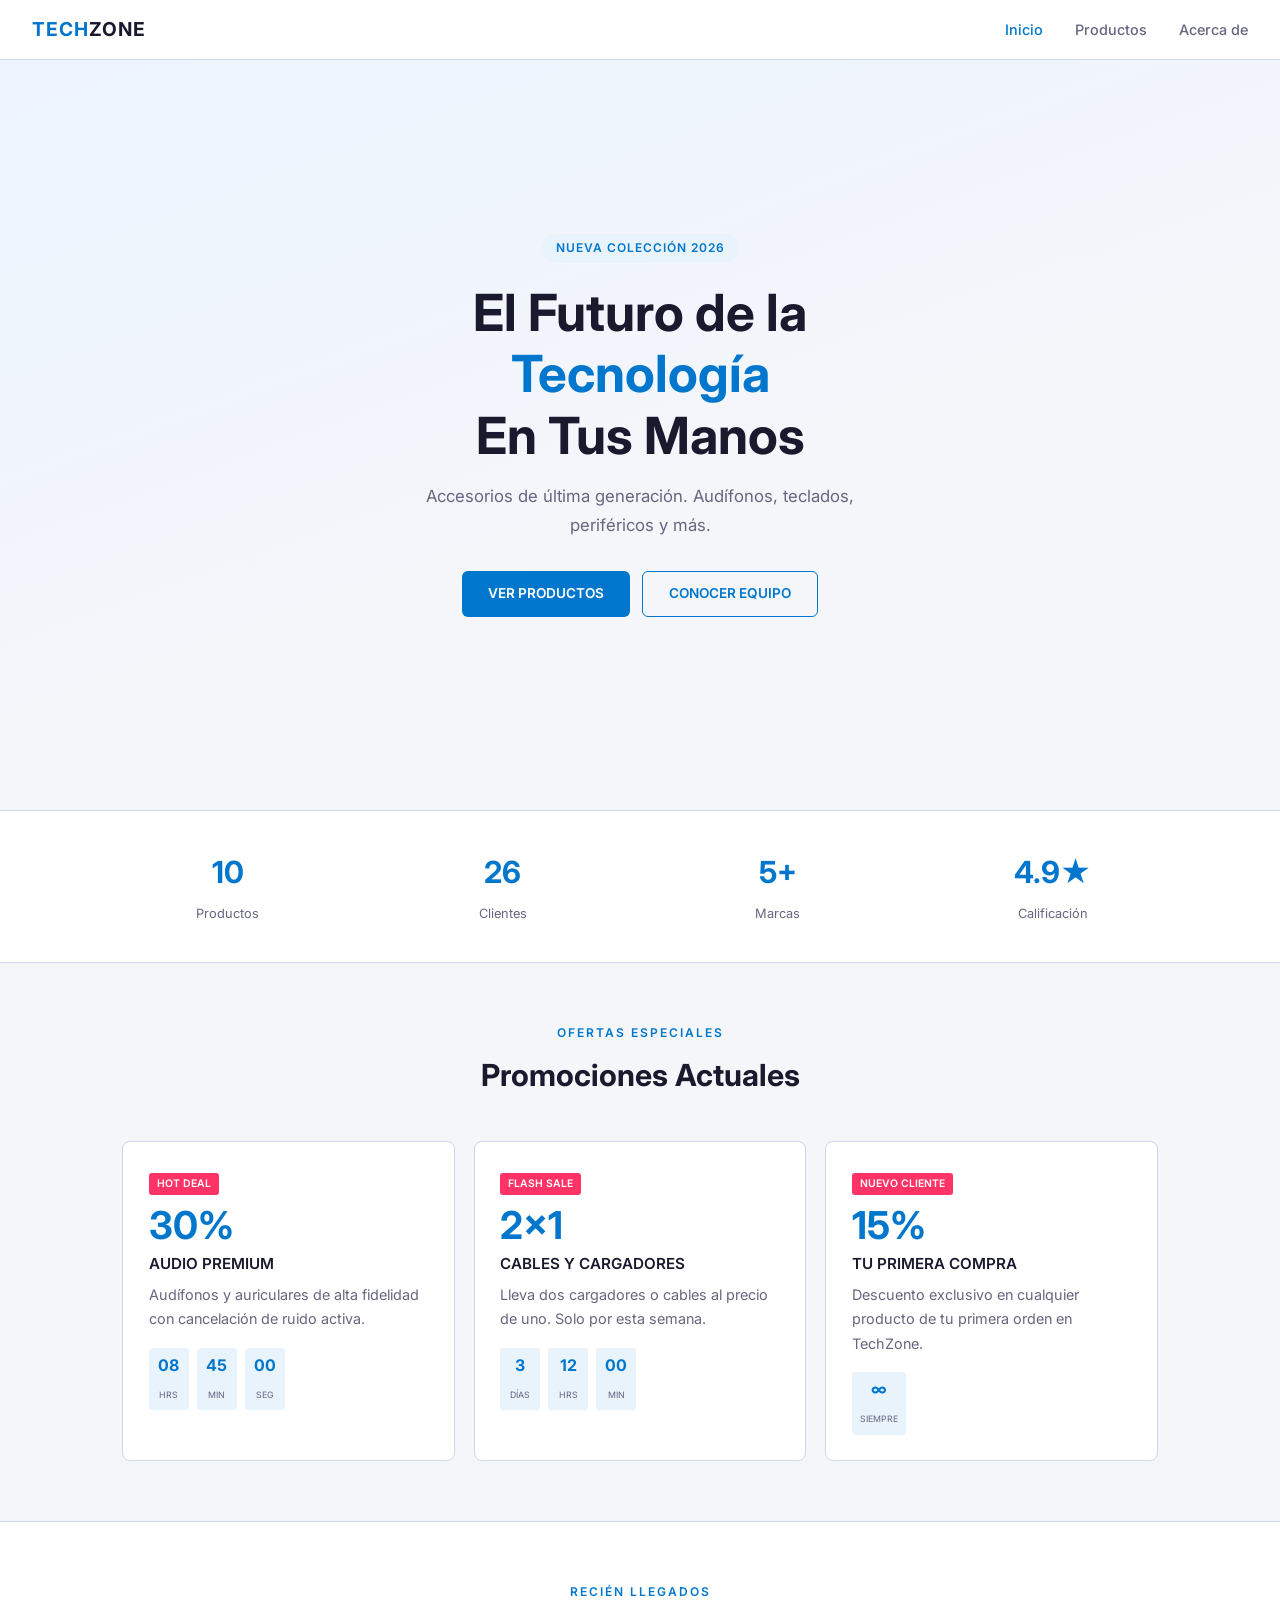
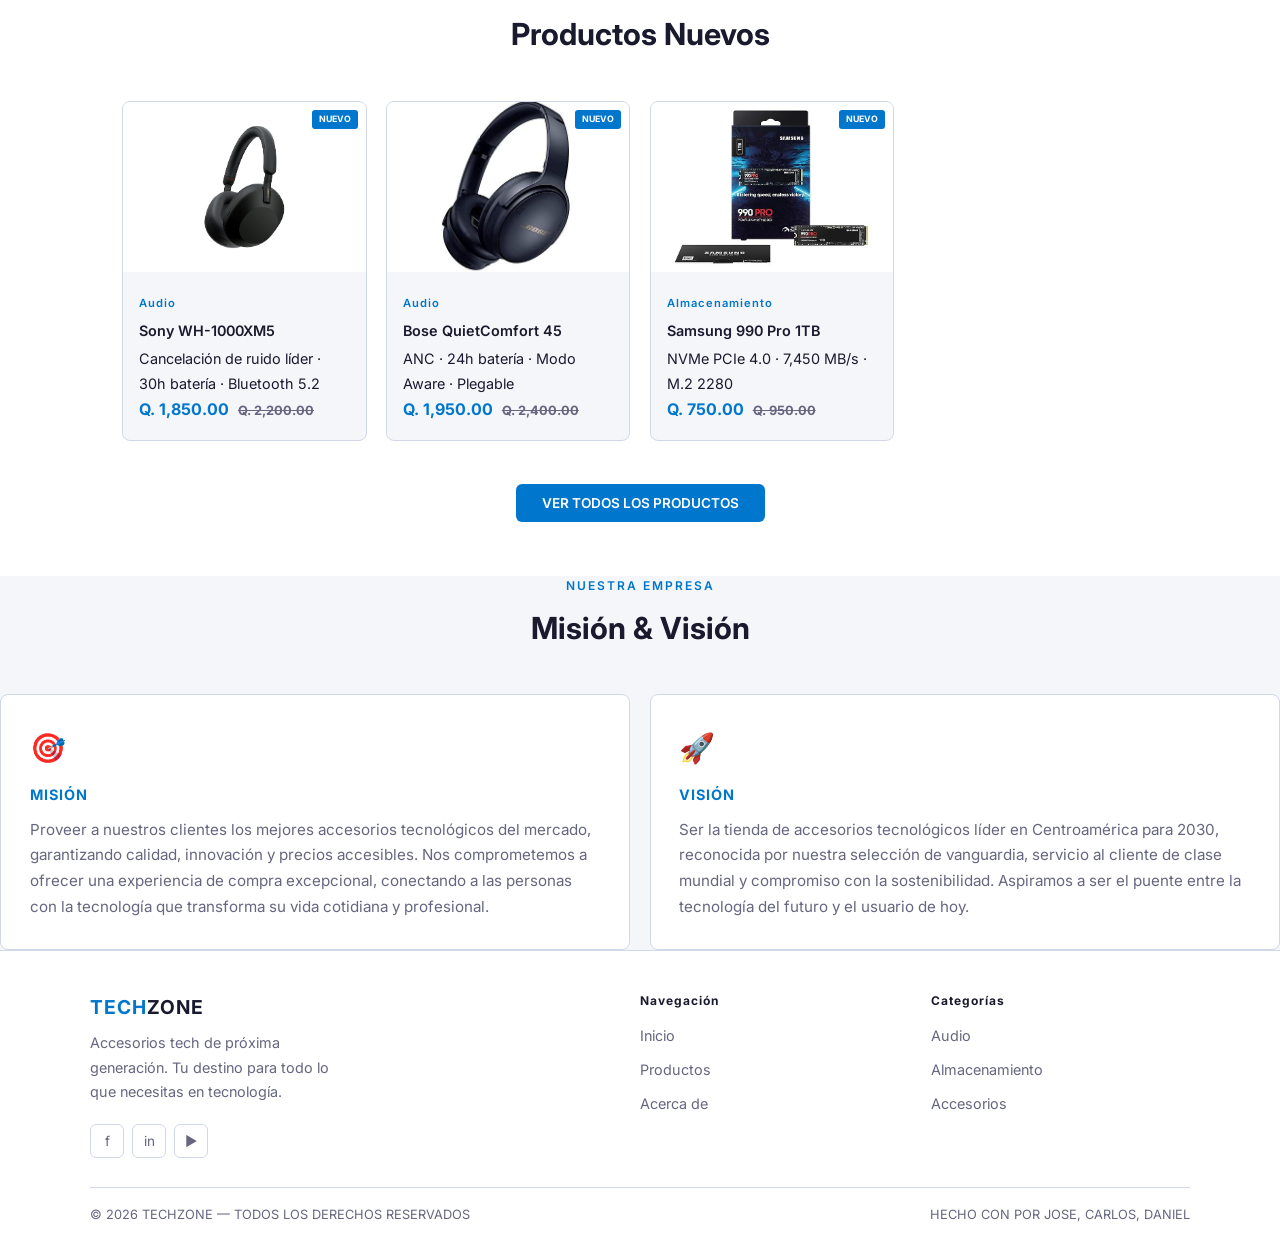
<file: index.html>
<!DOCTYPE html>
<html lang="es">
<head>
  <meta charset="UTF-8" />
  <meta name="viewport" content="width=device-width, initial-scale=1.0" />
  <title>TechZone | Accesorios Tech de Próxima Generación</title>
  <link rel="stylesheet" href="styles_CDJ.css" />
</head>
<body>

  <nav class="navbar_CDJ">
    <a href="index_CDJ.html" class="nav-logo_CDJ">TECH<span>ZONE</span></a>

    <button class="nav-toggle_CDJ" id="navToggle_CDJ" aria-label="Menú">
      <span></span><span></span><span></span>
    </button>

    <ul class="nav-links_CDJ" id="navLinks_CDJ">
      <li><a href="index_CDJ.html" class="active_CDJ">Inicio</a></li>
      <li><a href="productos_CDJ.html">Productos</a></li>
      <li><a href="acerca_CDJ.html">Acerca de</a></li>
    </ul>
  </nav>

  <section class="hero_CDJ">
    <div class="hero-content_CDJ">
      <span class="hero-badge_CDJ">NUEVA COLECCIÓN 2026</span>
      <h1 class="hero-title_CDJ">
        El Futuro de la<br />
        <span class="neon-word_CDJ">Tecnología</span><br />
        En Tus Manos
      </h1>
      <p class="hero-subtitle_CDJ">
        Accesorios de última generación. Audífonos, teclados, periféricos
        y más.
      </p>
      <div class="hero-buttons_CDJ">
        <a href="productos_CDJ.html" class="btn-primary_CDJ">VER PRODUCTOS</a>
        <a href="acerca_CDJ.html" class="btn-secondary_CDJ">CONOCER EQUIPO</a>
      </div>
    </div>
    <div class="scroll-indicator_CDJ"></div>
  </section>

  <!-- ========================
       STATS BAR
       ======================== -->
  <div class="stats-bar_CDJ">
    <div class="stats-inner_CDJ">
      <div class="stat-item_CDJ reveal_CDJ">
        <span class="stat-num_CDJ">10</span>
        <span class="stat-label_CDJ">Productos</span>
      </div>
      <div class="stat-item_CDJ reveal_CDJ">
        <span class="stat-num_CDJ">26</span>
        <span class="stat-label_CDJ">Clientes</span>
      </div>
      <div class="stat-item_CDJ reveal_CDJ">
        <span class="stat-num_CDJ">5+</span>
        <span class="stat-label_CDJ">Marcas</span>
      </div>
      <div class="stat-item_CDJ reveal_CDJ">
        <span class="stat-num_CDJ">4.9★</span>
        <span class="stat-label_CDJ">Calificación</span>
      </div>
    </div>
  </div>

  <section class="section_CDJ">
    <div class="section-header_CDJ reveal_CDJ">
      <span class="section-tag_CDJ">Ofertas Especiales</span>
      <h2 class="section-title_CDJ">Promociones Actuales</h2>
    </div>

    <div class="promo-grid_CDJ">

      <div class="promo-card_CDJ reveal_CDJ">
        <span class="promo-badge_CDJ">HOT DEAL</span>
        <div class="promo-discount_CDJ">30%</div>
        <h3>AUDIO PREMIUM</h3>
        <p>Audífonos y auriculares de alta fidelidad con cancelación de ruido activa.</p>
        <div class="promo-timer_CDJ">
          <div class="timer-block_CDJ">
            <span class="timer-num_CDJ" id="hours_CDJ">08</span>
            <span class="timer-label_CDJ">HRS</span>
          </div>
          <div class="timer-block_CDJ">
            <span class="timer-num_CDJ" id="mins_CDJ">45</span>
            <span class="timer-label_CDJ">MIN</span>
          </div>
          <div class="timer-block_CDJ">
            <span class="timer-num_CDJ" id="secs_CDJ">00</span>
            <span class="timer-label_CDJ">SEG</span>
          </div>
        </div>
      </div>

      <div class="promo-card_CDJ reveal_CDJ">
        <span class="promo-badge_CDJ">FLASH SALE</span>
        <div class="promo-discount_CDJ">2×1</div>
        <h3>CABLES Y CARGADORES</h3>
        <p>Lleva dos cargadores o cables al precio de uno. Solo por esta semana.</p>
        <div class="promo-timer_CDJ">
          <div class="timer-block_CDJ">
            <span class="timer-num_CDJ">3</span>
            <span class="timer-label_CDJ">DÍAS</span>
          </div>
          <div class="timer-block_CDJ">
            <span class="timer-num_CDJ">12</span>
            <span class="timer-label_CDJ">HRS</span>
          </div>
          <div class="timer-block_CDJ">
            <span class="timer-num_CDJ">00</span>
            <span class="timer-label_CDJ">MIN</span>
          </div>
        </div>
      </div>

      <div class="promo-card_CDJ reveal_CDJ">
        <span class="promo-badge_CDJ">NUEVO CLIENTE</span>
        <div class="promo-discount_CDJ">15%</div>
        <h3>TU PRIMERA COMPRA</h3>
        <p>Descuento exclusivo en cualquier producto de tu primera orden en TechZone.</p>
        <div class="promo-timer_CDJ">
          <div class="timer-block_CDJ">
            <span class="timer-num_CDJ">∞</span>
            <span class="timer-label_CDJ">SIEMPRE</span>
          </div>
        </div>
      </div>

    </div>
  </section>

  <!-- ========================
       PRODUCTOS NUEVOS
       ======================== -->
  <section class="products-section_CDJ">
    <div class="products-inner_CDJ">
      <div class="section-header_CDJ reveal_CDJ">
        <span class="section-tag_CDJ">Recién Llegados</span>
        <h2 class="section-title_CDJ">Productos Nuevos</h2>
      </div>

      <div class="products-grid_CDJ">

        <div class="product-card_CDJ reveal_CDJ">
          <div class="product-img_CDJ">
            <img src="sonywh.jpg" alt="Sony WH-1000XM5" class="product-image_CDJ">
            <span class="product-new-tag_CDJ">NUEVO</span>
          </div>
          <div class="product-info_CDJ">
            <span class="product-category_CDJ">Audio</span>
            <div class="product-name_CDJ">Sony WH-1000XM5</div>
            <div style="font-size: 0.9rem;">Cancelación de ruido líder · 30h batería · Bluetooth 5.2</div>
            <div class="product-price_CDJ">Q. 1,850.00 <span class="old-price_CDJ">Q. 2,200.00</span></div>
          </div>
        </div>

        <div class="product-card_CDJ reveal_CDJ">
          <div class="product-img_CDJ">
            <img src="bose.jpg" alt="Bose QuietComfort 45" class="product-image_CDJ">
            <span class="product-new-tag_CDJ">NUEVO</span>
          </div>
          <div class="product-info_CDJ">
            <span class="product-category_CDJ">Audio</span>
            <div class="product-name_CDJ">Bose QuietComfort 45</div>
            <div style="font-size: 0.9rem;">ANC · 24h batería · Modo Aware · Plegable</div>
            <div class="product-price_CDJ">Q. 1,950.00 <span class="old-price_CDJ">Q. 2,400.00</span></div>
          </div>
        </div>

        <div class="product-card_CDJ reveal_CDJ">
          <div class="product-img_CDJ">
            <img src="samsungssd.jpg" alt="Samsung 990 Pro 1TB" class="product-image_CDJ">
            <span class="product-new-tag_CDJ">NUEVO</span>
          </div>
          <div class="product-info_CDJ">
            <span class="product-category_CDJ">Almacenamiento</span>
            <div class="product-name_CDJ">Samsung 990 Pro 1TB</div>
            <div style="font-size: 0.9rem;">NVMe PCIe 4.0 · 7,450 MB/s · M.2 2280</div>
            <div class="product-price_CDJ">Q. 750.00 <span class="old-price_CDJ">Q. 950.00</span></div>
          </div>
        </div>

        <div class="product-card_CDJ reveal_CDJ">
          <div class="product-img_CDJ">
            <img src="anker.jpeg" alt="Anker 737 GaN 120W" class="product-image_CDJ">
            <span class="product-new-tag_CDJ">NUEVO</span>
          </div>
          <div class="product-info_CDJ">
            <span class="product-category_CDJ">Accesorios</span>
            <div class="product-name_CDJ">Anker 737 GaN 120W</div>
            <div style="font-size: 0.9rem;">Cargador GaN · 3 puertos · USB-C + USB-A · Carga rápida</div>
            <div class="product-price_CDJ">Q. 420.00 <span class="old-price_CDJ">Q. 550.00</span></div>
          </div>
        </div>

      </div>

      <div style="text-align: center; margin-top: 3rem;">
        <a href="productos_CDJ.html" class="btn-primary_CDJ">VER TODOS LOS PRODUCTOS</a>
      </div>
    </div>
  </section>

  <!-- ========================
       MISIÓN Y VISIÓN
       ======================== -->
  <section class="mv-section_CDJ">
    <div class="section-header_CDJ reveal_CDJ">
      <span class="section-tag_CDJ">Nuestra Empresa</span>
      <h2 class="section-title_CDJ">Misión &amp; Visión</h2>
    </div>

    <div class="mv-grid_CDJ">
      <div class="mv-card_CDJ reveal_CDJ">
        <span class="mv-icon_CDJ">🎯</span>
        <h3>MISIÓN</h3>
        <p>
          Proveer a nuestros clientes los mejores accesorios tecnológicos del mercado,
          garantizando calidad, innovación y precios accesibles. Nos comprometemos a
          ofrecer una experiencia de compra excepcional, conectando a las personas con
          la tecnología que transforma su vida cotidiana y profesional.
        </p>
      </div>
      <div class="mv-card_CDJ reveal_CDJ">
        <span class="mv-icon_CDJ">🚀</span>
        <h3>VISIÓN</h3>
        <p>
          Ser la tienda de accesorios tecnológicos líder en Centroamérica para 2030,
          reconocida por nuestra selección de vanguardia, servicio al cliente de clase
          mundial y compromiso con la sostenibilidad. Aspiramos a ser el puente entre
          la tecnología del futuro y el usuario de hoy.
        </p>
      </div>
    </div>
  </section>

  <!-- ========================
       FOOTER
       ======================== -->
  <footer class="footer_CDJ">
    <div class="footer-inner_CDJ">
      <div class="footer-top_CDJ">

        <div class="footer-brand_CDJ">
          <a href="index_CDJ.html" class="nav-logo_CDJ" style="font-size:1.2rem;">TECH<span>ZONE</span></a>
          <p>Accesorios tech de próxima generación. Tu destino para todo lo que necesitas en tecnología.</p>
          <div class="social-links_CDJ" style="margin-top: 1.2rem;">
            <a href="https://www.facebook.com" target="_blank" class="social-link_CDJ" title="Facebook">f</a>
            <a href="https://www.instagram.com" target="_blank" class="social-link_CDJ" title="Instagram">in</a>
            <a href="https://www.youtube.com" target="_blank" class="social-link_CDJ" title="YouTube">▶</a>
          </div>
        </div>

        <div class="footer-col_CDJ">
          <h4>Navegación</h4>
          <ul>
            <li><a href="index_CDJ.html">Inicio</a></li>
            <li><a href="productos_CDJ.html">Productos</a></li>
            <li><a href="acerca_CDJ.html">Acerca de</a></li>
          </ul>
        </div>

        <div class="footer-col_CDJ">
          <h4>Categorías</h4>
          <ul>
            <li><a href="productos_CDJ.html">Audio</a></li>
            <li><a href="productos_CDJ.html">Almacenamiento</a></li>
            <li><a href="productos_CDJ.html">Accesorios</a></li>
          </ul>
        </div>

      </div>

      <div class="footer-bottom_CDJ">
        <p>© 2026 TECHZONE — TODOS LOS DERECHOS RESERVADOS</p>
        <p>HECHO CON POR JOSE, CARLOS, DANIEL</p>
      </div>
    </div>
  </footer>

  
  <!-- ========================
       JAVASCRIPT
       ======================== -->
  <script>
    // --- Menú hamburguesa ---
    const toggle = document.getElementById('navToggle_CDJ');
    const links  = document.getElementById('navLinks_CDJ');
    toggle.addEventListener('click', () => links.classList.toggle('open_CDJ'));

    // --- Scroll reveal ---
    const reveals = document.querySelectorAll('.reveal_CDJ');
    const observer = new IntersectionObserver((entries) => {
      entries.forEach((entry, i) => {
        if (entry.isIntersecting) {
          setTimeout(() => entry.target.classList.add('visible_CDJ'), i * 80);
          observer.unobserve(entry.target);
        }
      });
    }, { threshold: 0.12 });
    reveals.forEach(el => observer.observe(el));
  </script>
</body>
</html>
</file>
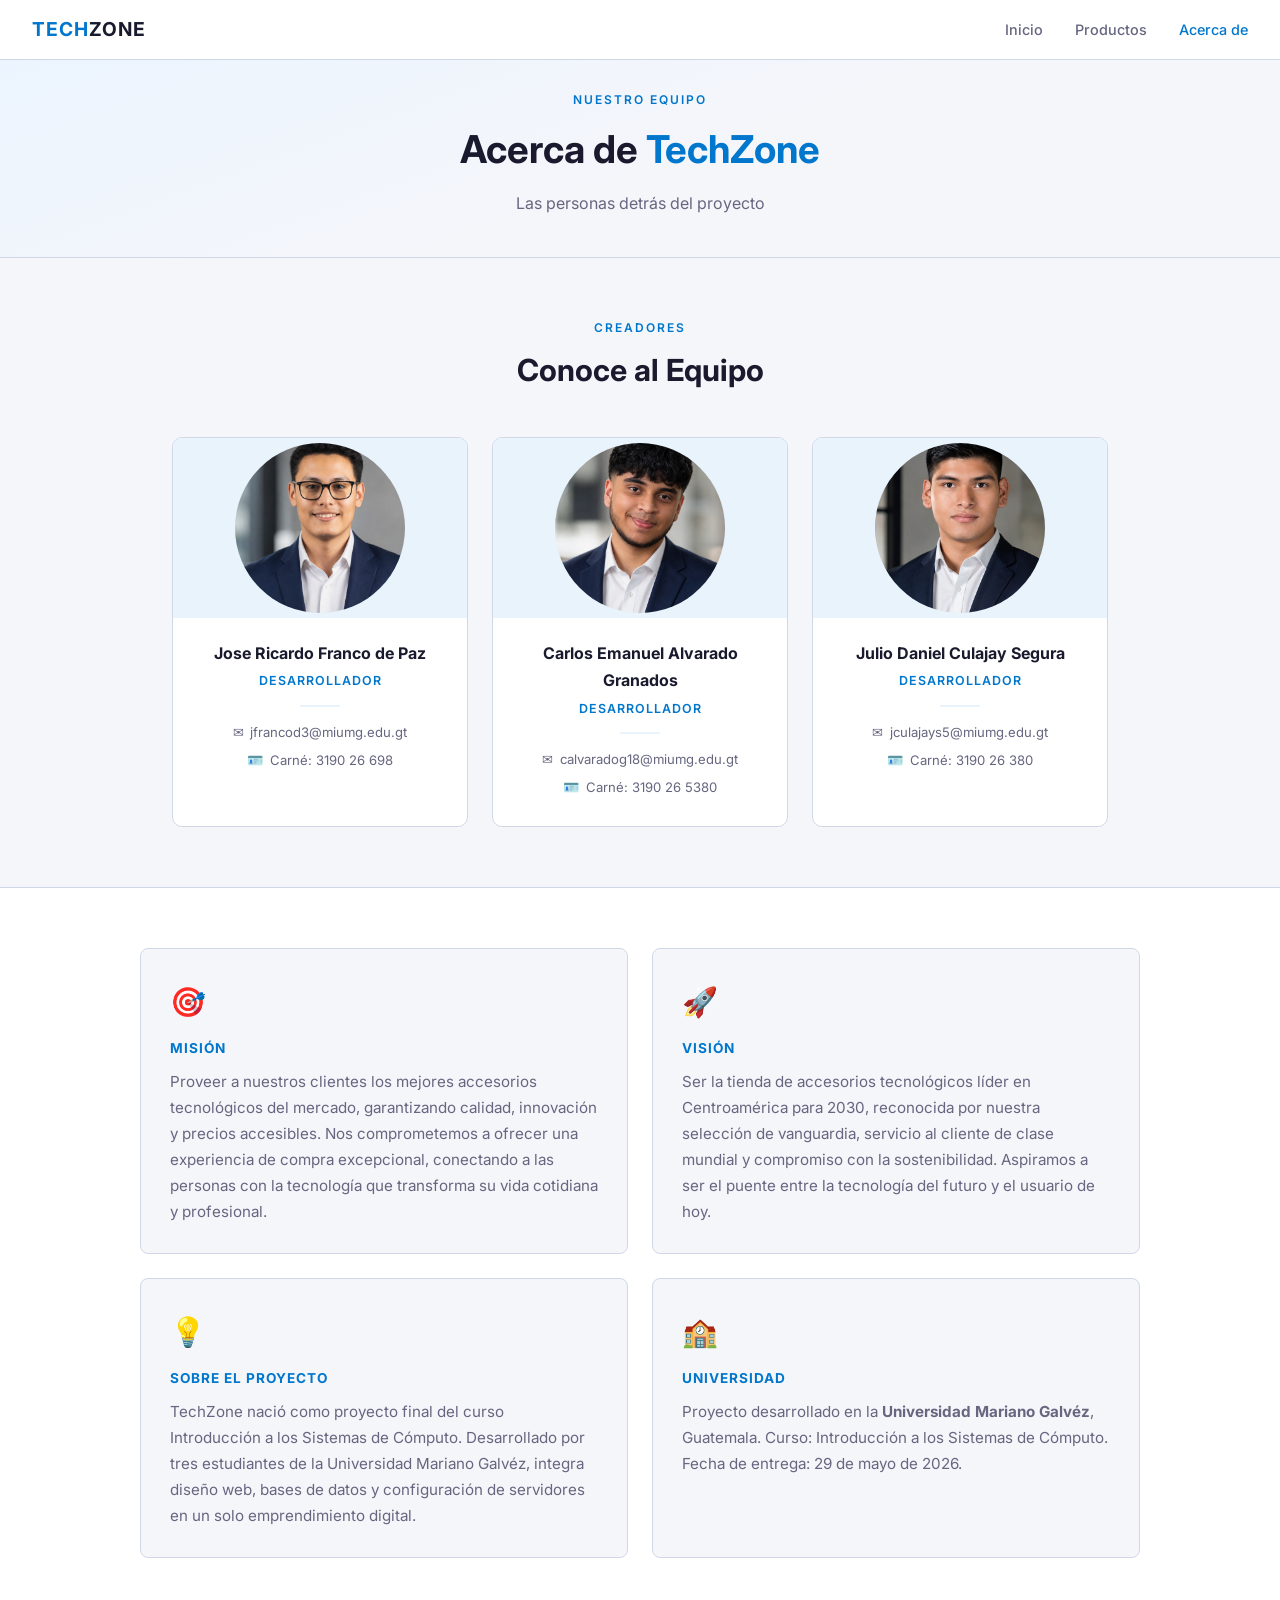
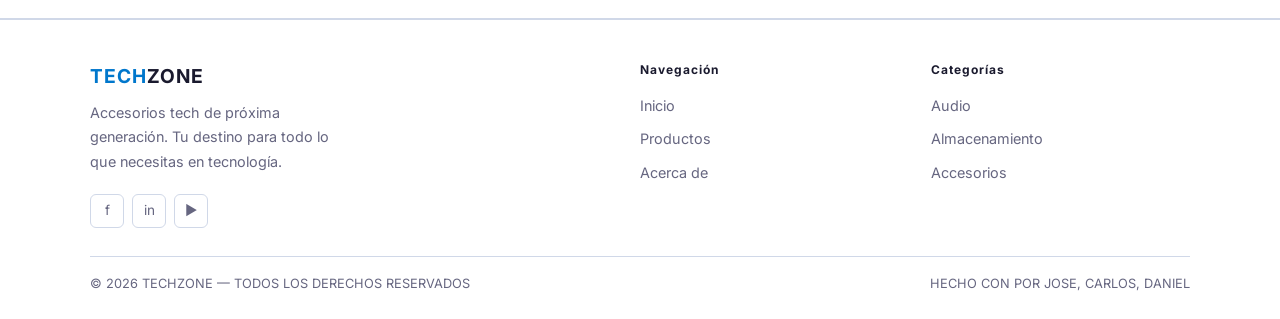
<file: acerca_CDJ.html>
<!DOCTYPE html>
<html lang="es">
<head>
  <meta charset="UTF-8" />
  <meta name="viewport" content="width=device-width, initial-scale=1.0" />
  <title>Acerca de | TechZone</title>
  <link rel="stylesheet" href="acerca_CDJ.css" />
</head>
<body>
  <nav class="navbar_CDJ">
    <a href="index.html" class="nav-logo_CDJ">TECH<span>ZONE</span></a>
    <button class="nav-toggle_CDJ" id="navToggle_CDJ" aria-label="Menú">
      <span></span><span></span><span></span>
    </button>
    <ul class="nav-links_CDJ" id="navLinks_CDJ">
      <li><a href="index.html">Inicio</a></li>
      <li><a href="productos_CDJ.html">Productos</a></li>
      <li><a href="acerca_CDJ.html" class="active_CDJ">Acerca de</a></li>
    </ul>
  </nav>

  <header class="page-header_CDJ">
    <span class="page-tag_CDJ">Nuestro Equipo</span>
    <h1 class="page-title_CDJ">Acerca de <span>TechZone</span></h1>
    <p class="page-subtitle_CDJ">Las personas detrás del proyecto</p>
  </header>

  <section class="team-section_CDJ">
    <div class="section-header_CDJ">
      <span class="section-tag_CDJ">Creadores</span>
      <h2 class="section-title_CDJ">Conoce al Equipo</h2>
    </div>

    <div class="team-grid_CDJ">

      <div class="team-card_CDJ">
        <div class="team-photo_CDJ"><img src="Jose.jpeg" alt="José Franco"> </div>
        <div class="team-info_CDJ">
          <div class="team-name_CDJ">Jose Ricardo Franco de Paz</div>
          <div class="team-role_CDJ">Desarrollador</div>
          <div class="team-divider_CDJ"></div>
          <div class="team-detail_CDJ">
            <span>✉</span>
            <a href="mailto:3190266980@galileo.edu">jfrancod3@miumg.edu.gt</a>
          </div>
          <div class="team-detail_CDJ">
            <span>🪪</span>
            <span>Carné: 3190 26 698</span>
          </div>
        </div>
      </div>

      <div class="team-card_CDJ">
        <div class="team-photo_CDJ"><img src="Carlos.jpeg" alt="Carlos Emanuel"> </div>
        <div class="team-info_CDJ">
          <div class="team-name_CDJ">Carlos Emanuel Alvarado Granados</div>
          <div class="team-role_CDJ">Desarrollador</div>
          <div class="team-divider_CDJ"></div>
          <div class="team-detail_CDJ">
            <span>✉</span>
            <a href="mailto:31902653800@galileo.edu">calvaradog18@miumg.edu.gt</a>
          </div>
          <div class="team-detail_CDJ">
            <span>🪪</span>
            <span>Carné: 3190 26 5380</span>
          </div>
        </div>
      </div>

      <div class="team-card_CDJ">
        <div class="team-photo_CDJ"><img src="Julio.jpeg" alt="Julio Daniel"> </div>
        <div class="team-info_CDJ">
          <div class="team-name_CDJ">Julio Daniel Culajay Segura</div>
          <div class="team-role_CDJ">Desarrollador</div>
          <div class="team-divider_CDJ"></div>
          <div class="team-detail_CDJ">
            <span>✉</span>
            <a href="mailto:31902603800@galileo.edu">jculajays5@miumg.edu.gt</a>
          </div>
          <div class="team-detail_CDJ">
            <span>🪪</span>
            <span>Carné: 3190 26 380</span>
          </div>
        </div>
      </div>

    </div>
  </section>

  <section class="about-section_CDJ">
    <div class="about-inner_CDJ">

      <div class="about-card_CDJ">
        <span class="about-icon_CDJ">🎯</span>
        <h3>Misión</h3>
        <p>Proveer a nuestros clientes los mejores accesorios tecnológicos del mercado, garantizando calidad, innovación y precios accesibles. Nos comprometemos a ofrecer una experiencia de compra excepcional, conectando a las personas con la tecnología que transforma su vida cotidiana y profesional.</p>
      </div>

      <div class="about-card_CDJ">
        <span class="about-icon_CDJ">🚀</span>
        <h3>Visión</h3>
        <p>Ser la tienda de accesorios tecnológicos líder en Centroamérica para 2030, reconocida por nuestra selección de vanguardia, servicio al cliente de clase mundial y compromiso con la sostenibilidad. Aspiramos a ser el puente entre la tecnología del futuro y el usuario de hoy.</p>
      </div>

      <div class="about-card_CDJ">
        <span class="about-icon_CDJ">💡</span>
        <h3>Sobre el Proyecto</h3>
        <p>TechZone nació como proyecto final del curso Introducción a los Sistemas de Cómputo. Desarrollado por tres estudiantes de la Universidad Mariano Galvéz, integra diseño web, bases de datos y configuración de servidores en un solo emprendimiento digital.</p>
      </div>

      <div class="about-card_CDJ">
        <span class="about-icon_CDJ">🏫</span>
        <h3>Universidad</h3>
        <p>Proyecto desarrollado en la <strong>Universidad Mariano Galvéz</strong>, Guatemala. Curso: Introducción a los Sistemas de Cómputo. Fecha de entrega: 29 de mayo de 2026.</p>
      </div>

    </div>
  </section>

  <footer class="footer_CDJ">
    <div class="footer-inner_CDJ">
      <div class="footer-top_CDJ">

        <div class="footer-brand_CDJ">
          <a href="index.html" class="nav-logo_CDJ" style="font-size:1.2rem;">TECH<span>ZONE</span></a>
          <p>Accesorios tech de próxima generación. Tu destino para todo lo que necesitas en tecnología.</p>
          <div class="social-links_CDJ" style="margin-top: 1.2rem;">
            <a href="https://www.facebook.com" target="_blank" class="social-link_CDJ" title="Facebook">f</a>
            <a href="https://www.instagram.com" target="_blank" class="social-link_CDJ" title="Instagram">in</a>
            <a href="https://www.youtube.com" target="_blank" class="social-link_CDJ" title="YouTube">▶</a>
          </div>
        </div>

        <div class="footer-col_CDJ">
          <h4>Navegación</h4>
          <ul>
            <li><a href="index.html">Inicio</a></li>
            <li><a href="productos_CDJ.html">Productos</a></li>
            <li><a href="acerca_CDJ.html">Acerca de</a></li>
          </ul>
        </div>

        <div class="footer-col_CDJ">
          <h4>Categorías</h4>
          <ul>
            <li><a href="productos_CDJ.html">Audio</a></li>
            <li><a href="productos_CDJ.html">Almacenamiento</a></li>
            <li><a href="productos_CDJ.html">Accesorios</a></li>
          </ul>
        </div>

      </div>

      <div class="footer-bottom_CDJ">
        <p>© 2026 TECHZONE — TODOS LOS DERECHOS RESERVADOS</p>
        <p>HECHO CON POR JOSE, CARLOS, DANIEL</p>
      </div>
    </div>
  </footer>
</body>
</html>
</file>
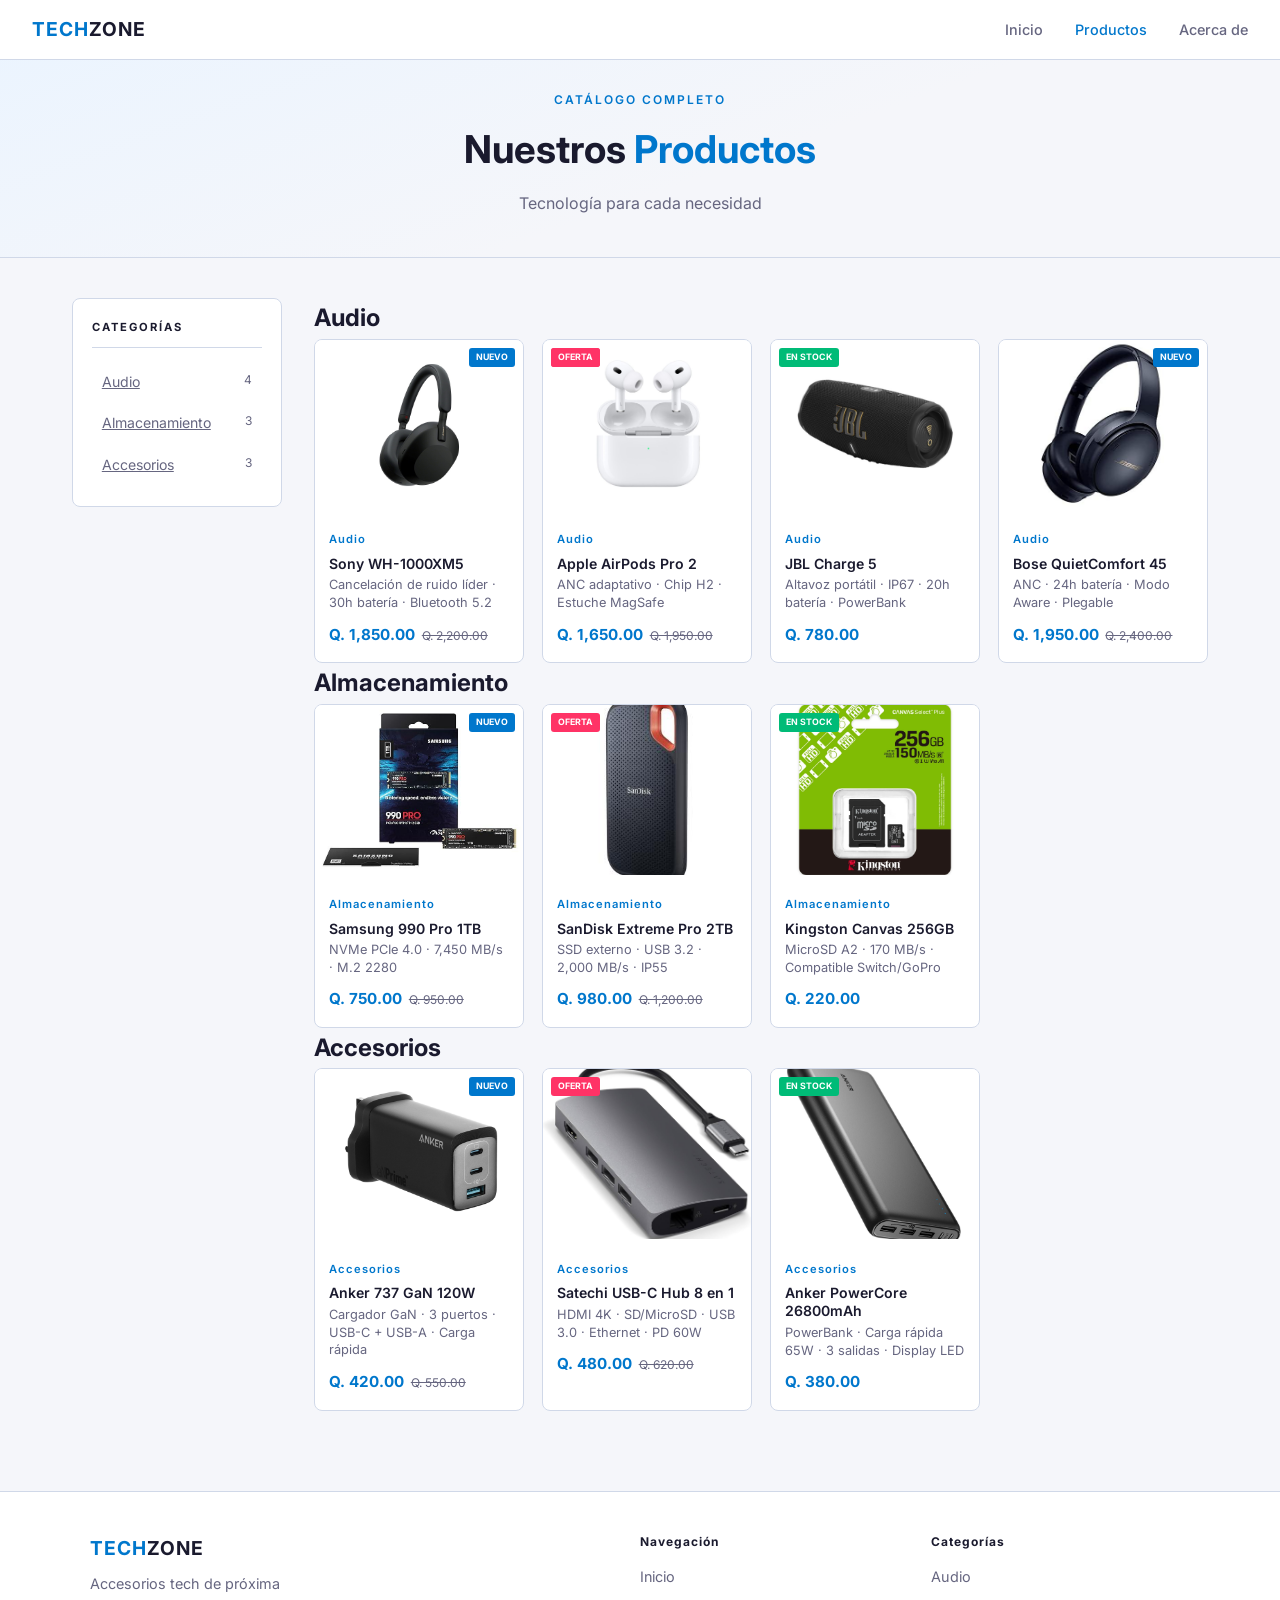
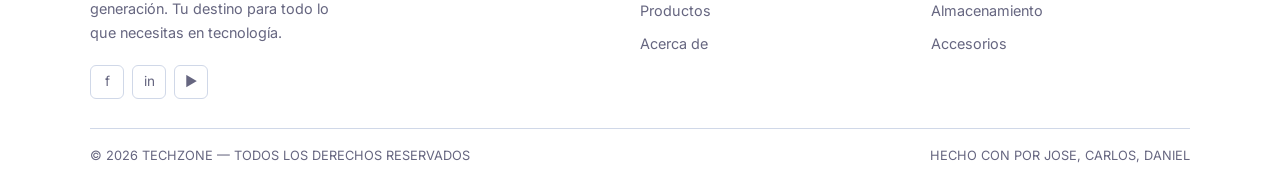
<file: productos_CDJ.html>
<!DOCTYPE html>
<html lang="es">
<head>
  <meta charset="UTF-8" />
  <meta name="viewport" content="width=device-width, initial-scale=1.0" />
  <title>Productos | TechZone</title>
  <link rel="stylesheet" href="productos_CDJ.css" />
</head>
<body>

  <nav class="navbar_CDJ">
    <a href="index.html" class="nav-logo_CDJ">TECH<span>ZONE</span></a>
    <button class="nav-toggle_CDJ" id="navToggle_CDJ" aria-label="Menú">
      <span></span><span></span><span></span>
    </button>
    <ul class="nav-links_CDJ" id="navLinks_CDJ">
      <li><a href="index.html">Inicio</a></li>
      <li><a href="productos_CDJ.html" class="active_CDJ">Productos</a></li>
      <li><a href="acerca_CDJ.html">Acerca de</a></li>
    </ul>
  </nav>

  <header class="page-header_CDJ">
    <span class="page-tag_CDJ">Catálogo Completo</span>
    <h1 class="page-title_CDJ">Nuestros <span>Productos</span></h1>
    <p class="page-subtitle_CDJ">Tecnología para cada necesidad</p>
  </header>

  <div class="catalog-wrapper_CDJ">

    <aside class="sidebar_CDJ">
      <div class="sidebar-block_CDJ">
        <div class="sidebar-title_CDJ">Categorías</div>
        <a href="#audio_CDJ" class="filter-btn_CDJ">Audio <span class="count-badge_CDJ">4</span></a>
        <a href="#almacenamiento_CDJ" class="filter-btn_CDJ">Almacenamiento <span class="count-badge_CDJ">3</span></a>
        <a href="#accesorios_CDJ" class="filter-btn_CDJ">Accesorios <span class="count-badge_CDJ">3</span></a>
      </div>
    </aside>

    <main class="products-area_CDJ">

      <h2 class="cat-title_CDJ" id="audio_CDJ">Audio</h2>
      <div class="products-grid_CDJ">

        <div class="product-card_CDJ">
          <div class="product-img_CDJ">
            <img src="sonywh.jpg" alt="Sony WH-1000XM5" class="product-image_CDJ">
            <span class="tag-nuevo_CDJ">NUEVO</span>
          </div>
          <div class="product-info_CDJ">
            <span class="product-cat_CDJ">Audio</span>
            <div class="product-name_CDJ">Sony WH-1000XM5</div>
            <div class="product-desc_CDJ">Cancelación de ruido líder · 30h batería · Bluetooth 5.2</div>
            <div class="product-price-row_CDJ">
              <span class="product-price_CDJ">Q. 1,850.00</span>
              <span class="old-price_CDJ">Q. 2,200.00</span>
            </div>
          </div>
        </div>

        <div class="product-card_CDJ">
          <div class="product-img_CDJ">
            <div class="product-img_CDJ">
  <img src="airpodspro2.jpg" alt="Apple AirPods Pro 2" class="product-image_CDJ">

  <span class="tag-oferta_CDJ">OFERTA</span>
</div>
            <span class="tag-oferta_CDJ">OFERTA</span>
          </div>
          <div class="product-info_CDJ">
            <span class="product-cat_CDJ">Audio</span>
            <div class="product-name_CDJ">Apple AirPods Pro 2</div>
            <div class="product-desc_CDJ">ANC adaptativo · Chip H2 · Estuche MagSafe</div>
            <div class="product-price-row_CDJ">
              <span class="product-price_CDJ">Q. 1,650.00</span>
              <span class="old-price_CDJ">Q. 1,950.00</span>
            </div>
          </div>
        </div>

        <div class="product-card_CDJ">
          <div class="product-img_CDJ">
            <img src="jbl.jpg" alt="JBL Charge 5" class="product-image_CDJ">
            <span class="tag-stock_CDJ">EN STOCK</span>
          </div>
          <div class="product-info_CDJ">
            <span class="product-cat_CDJ">Audio</span>
            <div class="product-name_CDJ">JBL Charge 5</div>
            <div class="product-desc_CDJ">Altavoz portátil · IP67 · 20h batería · PowerBank</div>
            <div class="product-price-row_CDJ">
              <span class="product-price_CDJ">Q. 780.00</span>
            </div>
          </div>
        </div>

        <div class="product-card_CDJ">
          <div class="product-img_CDJ">
           <img src="bose.jpg" alt="Bose QuietComfort 45" class="product-image_CDJ">
            <span class="tag-nuevo_CDJ">NUEVO</span>
          </div>
          <div class="product-info_CDJ">
            <span class="product-cat_CDJ">Audio</span>
            <div class="product-name_CDJ">Bose QuietComfort 45</div>
            <div class="product-desc_CDJ">ANC · 24h batería · Modo Aware · Plegable</div>
            <div class="product-price-row_CDJ">
              <span class="product-price_CDJ">Q. 1,950.00</span>
              <span class="old-price_CDJ">Q. 2,400.00</span>
            </div>
          </div>
        </div>

      </div>

      <h2 class="cat-title_CDJ" id="almacenamiento_CDJ">Almacenamiento</h2>
      <div class="products-grid_CDJ">

        <div class="product-card_CDJ">
          <div class="product-img_CDJ">
            <img src="samsungssd.jpg" alt="Samsung 990 Pro 1TB" class="product-image_CDJ">
            <span class="tag-nuevo_CDJ">NUEVO</span>
          </div>
          <div class="product-info_CDJ">
            <span class="product-cat_CDJ">Almacenamiento</span>
            <div class="product-name_CDJ">Samsung 990 Pro 1TB</div>
            <div class="product-desc_CDJ">NVMe PCIe 4.0 · 7,450 MB/s · M.2 2280</div>
            <div class="product-price-row_CDJ">
              <span class="product-price_CDJ">Q. 750.00</span>
              <span class="old-price_CDJ">Q. 950.00</span>
            </div>
          </div>
        </div>

        <div class="product-card_CDJ">
          <div class="product-img_CDJ">
            <img src="sandisk.jpg" alt="SanDisk Extreme Pro 2TB" class="product-image_CDJ">
            <span class="tag-oferta_CDJ">OFERTA</span>
          </div>
          <div class="product-info_CDJ">
            <span class="product-cat_CDJ">Almacenamiento</span>
            <div class="product-name_CDJ">SanDisk Extreme Pro 2TB</div>
            <div class="product-desc_CDJ">SSD externo · USB 3.2 · 2,000 MB/s · IP55</div>
            <div class="product-price-row_CDJ">
              <span class="product-price_CDJ">Q. 980.00</span>
              <span class="old-price_CDJ">Q. 1,200.00</span>
            </div>
          </div>
        </div>

        <div class="product-card_CDJ">
          <div class="product-img_CDJ">
            <img src="kingston.jpg" alt="Kingston Canvas 256GB" class="product-image_CDJ">
            <span class="tag-stock_CDJ">EN STOCK</span>
          </div>
          <div class="product-info_CDJ">
            <span class="product-cat_CDJ">Almacenamiento</span>
            <div class="product-name_CDJ">Kingston Canvas 256GB</div>
            <div class="product-desc_CDJ">MicroSD A2 · 170 MB/s · Compatible Switch/GoPro</div>
            <div class="product-price-row_CDJ">
              <span class="product-price_CDJ">Q. 220.00</span>
            </div>
          </div>
        </div>
      </div>

      <h2 class="cat-title_CDJ" id="accesorios_CDJ">Accesorios</h2>
      <div class="products-grid_CDJ">

        <div class="product-card_CDJ">
          <div class="product-img_CDJ">
            <img src="anker.jpeg" alt="Anker 737 GaN 120W" class="product-image_CDJ">
            <span class="tag-nuevo_CDJ">NUEVO</span>
          </div>
          <div class="product-info_CDJ">
            <span class="product-cat_CDJ">Accesorios</span>
            <div class="product-name_CDJ">Anker 737 GaN 120W</div>
            <div class="product-desc_CDJ">Cargador GaN · 3 puertos · USB-C + USB-A · Carga rápida</div>
            <div class="product-price-row_CDJ">
              <span class="product-price_CDJ">Q. 420.00</span>
              <span class="old-price_CDJ">Q. 550.00</span>
            </div>
          </div>
        </div>

        <div class="product-card_CDJ">
          <div class="product-img_CDJ">
           <img src="satechi.jpg" alt="Satechi USB-C Hub 8 en 1" class="product-image_CDJ">
            <span class="tag-oferta_CDJ">OFERTA</span>
          </div>
          <div class="product-info_CDJ">
            <span class="product-cat_CDJ">Accesorios</span>
            <div class="product-name_CDJ">Satechi USB-C Hub 8 en 1</div>
            <div class="product-desc_CDJ">HDMI 4K · SD/MicroSD · USB 3.0 · Ethernet · PD 60W</div>
            <div class="product-price-row_CDJ">
              <span class="product-price_CDJ">Q. 480.00</span>
              <span class="old-price_CDJ">Q. 620.00</span>
            </div>
          </div>
        </div>

        <div class="product-card_CDJ">
          <div class="product-img_CDJ">
            <img src="ankerpowercore.jpg" alt="Anker PowerCore 26800mAh" class="product-image_CDJ">
            <span class="tag-stock_CDJ">EN STOCK</span>
          </div>
          <div class="product-info_CDJ">
            <span class="product-cat_CDJ">Accesorios</span>
            <div class="product-name_CDJ">Anker PowerCore 26800mAh</div>
            <div class="product-desc_CDJ">PowerBank · Carga rápida 65W · 3 salidas · Display LED</div>
            <div class="product-price-row_CDJ">
              <span class="product-price_CDJ">Q. 380.00</span>
            </div>
          </div>
        </div>

      </div>
    </main>
  </div>

  <footer class="footer_CDJ">
    <div class="footer-inner_CDJ">
      <div class="footer-top_CDJ">
        <div class="footer-brand_CDJ">
          <a href="index.html" class="nav-logo_CDJ">TECH<span>ZONE</span></a>
          <p>Accesorios tech de próxima generación. Tu destino para todo lo que necesitas en tecnología.</p>
          <div class="social-links_CDJ" style="margin-top: 1.2rem;">
            <a href="https://www.facebook.com"  target="_blank" class="social-link_CDJ" title="Facebook">f</a>
            <a href="https://www.instagram.com" target="_blank" class="social-link_CDJ" title="Instagram">in</a>
            <a href="https://www.youtube.com"   target="_blank" class="social-link_CDJ" title="YouTube">▶</a>
          </div>
        </div>
        <div class="footer-col_CDJ">
          <h4>Navegación</h4>
          <ul>
            <li><a href="index.html">Inicio</a></li>
            <li><a href="productos_CDJ.html">Productos</a></li>
            <li><a href="acerca_CDJ.html">Acerca de</a></li>
          </ul>
        </div>
        <div class="footer-col_CDJ">
          <h4>Categorías</h4>
          <ul>
            <li><a href="#audio_CDJ">Audio</a></li>
            <li><a href="#almacenamiento_CDJ">Almacenamiento</a></li>
            <li><a href="#accesorios_CDJ">Accesorios</a></li>
          </ul>
        </div>
      </div>
      <div class="footer-bottom_CDJ">
        <p>© 2026 TECHZONE — TODOS LOS DERECHOS RESERVADOS</p>
        <p>HECHO CON POR JOSE, CARLOS, DANIEL</p>
      </div>
    </div>
  </footer>
</body>
</html>
</file>
<file: styles_CDJ.css>
/* ==============================
   TechZone - styles_CDJ.css
   ============================== */

@import url('https://fonts.googleapis.com/css2?family=Inter:wght@400;500;600;700&display=swap');

:root {
  --bg_CDJ: #f5f6fa;
  --bg-card_CDJ: #ffffff;
  --blue_CDJ: #0077cc;
  --blue-light_CDJ: #e8f3fc;
  --text_CDJ: #1a1a2e;
  --text-soft_CDJ: #666680;
  --border_CDJ: #d0d8e8;
  --font_CDJ: 'Inter', sans-serif;
}

*, *::before, *::after { box-sizing: border-box; margin: 0; padding: 0; }
html { scroll-behavior: smooth; }

body {
  background: var(--bg_CDJ);
  color: var(--text_CDJ);
  font-family: var(--font_CDJ);
  font-size: 16px;
  line-height: 1.7;
}

/* ========================
   NAVBAR
   ======================== */
.navbar_CDJ {
  position: fixed;
  top: 0; left: 0;
  width: 100%;
  z-index: 100;
  background: #ffffff;
  border-bottom: 1px solid var(--border_CDJ);
  display: flex;
  align-items: center;
  justify-content: space-between;
  padding: 0 2rem;
  height: 60px;
}

.nav-logo_CDJ {
  font-size: 1.2rem;
  font-weight: 700;
  color: var(--blue_CDJ);
  text-decoration: none;
  letter-spacing: 1px;
}
.nav-logo_CDJ span { color: var(--text_CDJ); }

.nav-links_CDJ {
  list-style: none;
  display: flex;
  gap: 2rem;
}
.nav-links_CDJ a {
  color: var(--text-soft_CDJ);
  text-decoration: none;
  font-size: 0.9rem;
  font-weight: 500;
  transition: color 0.2s;
}
.nav-links_CDJ a:hover,
.nav-links_CDJ a.active_CDJ { color: var(--blue_CDJ); }

.nav-toggle_CDJ {
  display: none;
  flex-direction: column;
  gap: 5px;
  background: none;
  border: none;
  cursor: pointer;
}
.nav-toggle_CDJ span {
  display: block;
  width: 22px; height: 2px;
  background: var(--text_CDJ);
  border-radius: 2px;
}

/* ========================
   HERO
   ======================== */
.hero_CDJ {
  min-height: 90vh;
  display: flex;
  align-items: center;
  justify-content: center;
  text-align: center;
  padding: 90px 2rem 50px;
  background: linear-gradient(160deg, #eaf4ff 0%, var(--bg_CDJ) 60%);
}

.hero-content_CDJ { max-width: 700px; }

.hero-badge_CDJ {
  display: inline-block;
  font-size: 0.75rem;
  font-weight: 600;
  color: var(--blue_CDJ);
  background: var(--blue-light_CDJ);
  border-radius: 20px;
  padding: 4px 14px;
  margin-bottom: 1.2rem;
  letter-spacing: 1px;
}

.hero-title_CDJ {
  font-size: clamp(2rem, 5vw, 3.2rem);
  font-weight: 700;
  line-height: 1.2;
  margin-bottom: 1rem;
}
.hero-title_CDJ .neon-word_CDJ { color: var(--blue_CDJ); }

.hero-subtitle_CDJ {
  color: var(--text-soft_CDJ);
  font-size: 1.05rem;
  max-width: 500px;
  margin: 0 auto 2rem;
}

.hero-buttons_CDJ {
  display: flex;
  gap: 0.8rem;
  justify-content: center;
  flex-wrap: wrap;
}

/* ========================
   BOTONES
   ======================== */
.btn-primary_CDJ {
  font-size: 0.85rem;
  font-weight: 600;
  padding: 11px 26px;
  background: var(--blue_CDJ);
  color: #fff;
  border: none;
  border-radius: 6px;
  cursor: pointer;
  text-decoration: none;
  transition: background 0.2s;
}
.btn-primary_CDJ:hover { background: #005fa3; }

.btn-secondary_CDJ {
  font-size: 0.85rem;
  font-weight: 600;
  padding: 10px 26px;
  background: transparent;
  color: var(--blue_CDJ);
  border: 1.5px solid var(--blue_CDJ);
  border-radius: 6px;
  cursor: pointer;
  text-decoration: none;
  transition: background 0.2s;
}
.btn-secondary_CDJ:hover { background: var(--blue-light_CDJ); }

/* ========================
   SECCIONES
   ======================== */
.section_CDJ {
  padding: 60px 2rem;
  max-width: 1100px;
  margin: 0 auto;
}

.section-header_CDJ {
  text-align: center;
  margin-bottom: 2.5rem;
}
.section-tag_CDJ {
  font-size: 0.75rem;
  font-weight: 600;
  letter-spacing: 2px;
  color: var(--blue_CDJ);
  text-transform: uppercase;
  display: block;
  margin-bottom: 0.4rem;
}
.section-title_CDJ {
  font-size: clamp(1.4rem, 2.5vw, 1.9rem);
  font-weight: 700;
}

/* ========================
   STATS
   ======================== */
.stats-bar_CDJ {
  background: #fff;
  border-top: 1px solid var(--border_CDJ);
  border-bottom: 1px solid var(--border_CDJ);
  padding: 36px 2rem;
}
.stats-inner_CDJ {
  max-width: 1100px;
  margin: 0 auto;
  display: grid;
  grid-template-columns: repeat(4, 1fr);
  text-align: center;
}
.stat-num_CDJ {
  font-size: 1.9rem;
  font-weight: 700;
  color: var(--blue_CDJ);
  display: block;
}
.stat-label_CDJ {
  font-size: 0.8rem;
  color: var(--text-soft_CDJ);
}

/* ========================
   PROMOS
   ======================== */
.promo-grid_CDJ {
  display: grid;
  grid-template-columns: repeat(auto-fit, minmax(260px, 1fr));
  gap: 1.2rem;
}
.promo-card_CDJ {
  background: var(--bg-card_CDJ);
  border: 1px solid var(--border_CDJ);
  border-radius: 8px;
  padding: 1.6rem;
  transition: box-shadow 0.2s;
}
.promo-card_CDJ:hover { box-shadow: 0 4px 16px rgba(0,0,0,0.08); }

.promo-badge_CDJ {
  display: inline-block;
  font-size: 0.65rem;
  font-weight: 600;
  padding: 2px 8px;
  background: #ff3366;
  color: white;
  border-radius: 3px;
  margin-bottom: 0.7rem;
}
.promo-discount_CDJ {
  font-size: 2.4rem;
  font-weight: 700;
  color: var(--blue_CDJ);
  line-height: 1;
  margin-bottom: 0.4rem;
}
.promo-card_CDJ h3 { font-size: 0.95rem; font-weight: 600; margin-bottom: 0.4rem; }
.promo-card_CDJ p  { color: var(--text-soft_CDJ); font-size: 0.9rem; }

.promo-timer_CDJ { display: flex; gap: 0.5rem; margin-top: 1rem; }
.timer-block_CDJ {
  text-align: center;
  background: var(--blue-light_CDJ);
  border-radius: 4px;
  padding: 4px 8px;
  min-width: 40px;
}
.timer-num_CDJ { font-size: 1rem; font-weight: 700; color: var(--blue_CDJ); display: block; }
.timer-label_CDJ { font-size: 0.55rem; color: var(--text-soft_CDJ); }

/* ========================
   PRODUCTOS
   ======================== */
.products-section_CDJ {
  background: #fff;
  border-top: 1px solid var(--border_CDJ);
  padding: 60px 0;
}
.products-inner_CDJ {
  max-width: 1100px;
  margin: 0 auto;
  padding: 0 2rem;
}
.products-grid_CDJ {
  display: grid;
  grid-template-columns: repeat(auto-fit, minmax(220px, 1fr));
  gap: 1.2rem;
  margin-top: 2.5rem;
}
.product-card_CDJ {
  background: var(--bg_CDJ);
  border: 1px solid var(--border_CDJ);
  border-radius: 8px;
  overflow: hidden;
  transition: box-shadow 0.2s;
  cursor: pointer;
}
.product-card_CDJ:hover { box-shadow: 0 4px 16px rgba(0,0,0,0.08); }

.product-img_CDJ {
  width: 100%; height: 150px;
  background: var(--blue-light_CDJ);
  display: flex; align-items: center; justify-content: center;
  font-size: 3rem;
  position: relative;
}

.product-img_CDJ {
  width: 100%;
  height: 170px;
  background: var(--blue-light_CDJ);
  display: flex;
  align-items: center;
  justify-content: center;
  position: relative;
  overflow: hidden;
}

.product-image_CDJ {
  width: 100%;
  height: 100%;
  object-fit: cover;
}

.product-new-tag_CDJ {
  position: absolute; top: 8px; right: 8px;
  font-size: 0.55rem; font-weight: 700;
  padding: 2px 7px;
  background: var(--blue_CDJ);
  color: #fff;
  border-radius: 3px;
}
.product-info_CDJ { padding: 1rem; }
.product-category_CDJ { font-size: 0.7rem; font-weight: 600; color: var(--blue_CDJ); letter-spacing: 1px; }
.product-name_CDJ { font-size: 0.9rem; font-weight: 600; margin: 0.25rem 0; }
.product-price_CDJ { font-size: 1rem; font-weight: 700; color: var(--blue_CDJ); }
.old-price_CDJ { font-size: 0.8rem; color: var(--text-soft_CDJ); text-decoration: line-through; margin-left: 5px; }

/* ========================
   MISIÓN Y VISIÓN
   ======================== */
.mv-grid_CDJ {
  display: grid;
  grid-template-columns: 1fr 1fr;
  gap: 1.2rem;
  margin-top: 2.5rem;
}
.mv-card_CDJ {
  background: var(--bg-card_CDJ);
  border: 1px solid var(--border_CDJ);
  border-radius: 8px;
  padding: 1.8rem;
}
.mv-icon_CDJ { font-size: 1.8rem; display: block; margin-bottom: 0.6rem; }
.mv-card_CDJ h3 { font-size: 0.9rem; font-weight: 700; color: var(--blue_CDJ); margin-bottom: 0.6rem; letter-spacing: 1px; }
.mv-card_CDJ p  { color: var(--text-soft_CDJ); font-size: 0.95rem; }

/* ========================
   FOOTER
   ======================== */
.footer_CDJ {
  background: #fff;
  border-top: 1px solid var(--border_CDJ);
  padding: 2.5rem 2rem 1.5rem;
}
.footer-inner_CDJ { max-width: 1100px; margin: 0 auto; }
.footer-top_CDJ {
  display: grid;
  grid-template-columns: 2fr 1fr 1fr;
  gap: 2rem;
  margin-bottom: 1.8rem;
}
.footer-brand_CDJ p { color: var(--text-soft_CDJ); font-size: 0.9rem; margin-top: 0.5rem; max-width: 240px; }
.footer-col_CDJ h4 { font-size: 0.75rem; font-weight: 700; color: var(--text_CDJ); margin-bottom: 0.7rem; letter-spacing: 1px; }
.footer-col_CDJ ul { list-style: none; display: flex; flex-direction: column; gap: 0.4rem; }
.footer-col_CDJ a { color: var(--text-soft_CDJ); text-decoration: none; font-size: 0.9rem; transition: color 0.2s; }
.footer-col_CDJ a:hover { color: var(--blue_CDJ); }

.social-links_CDJ { display: flex; gap: 0.5rem; margin-top: 0.8rem; }
.social-link_CDJ {
  width: 34px; height: 34px;
  display: flex; align-items: center; justify-content: center;
  border: 1px solid var(--border_CDJ);
  border-radius: 6px;
  color: var(--text-soft_CDJ);
  text-decoration: none;
  font-size: 0.85rem;
  transition: color 0.2s, border-color 0.2s;
}
.social-link_CDJ:hover { color: var(--blue_CDJ); border-color: var(--blue_CDJ); }

.footer-bottom_CDJ {
  border-top: 1px solid var(--border_CDJ);
  padding-top: 1rem;
  display: flex;
  justify-content: space-between;
  flex-wrap: wrap;
  gap: 0.5rem;
}
.footer-bottom_CDJ p { font-size: 0.8rem; color: var(--text-soft_CDJ); }

/* ========================
   REVEAL
   ======================== */
.reveal_CDJ {
  opacity: 0;
  transform: translateY(16px);
  transition: opacity 0.5s ease, transform 0.5s ease;
}
.reveal_CDJ.visible_CDJ { opacity: 1; transform: translateY(0); }

/* ========================
   MEDIA QUERIES
   ======================== */
@media (max-width: 768px) {
  .nav-links_CDJ {
    display: none;
    position: absolute;
    top: 60px; left: 0;
    width: 100%;
    background: #fff;
    flex-direction: column;
    align-items: center;
    padding: 1.5rem 0;
    gap: 1.2rem;
    border-bottom: 1px solid var(--border_CDJ);
  }
  .nav-links_CDJ.open_CDJ { display: flex; }
  .nav-toggle_CDJ { display: flex; }
  .stats-inner_CDJ { grid-template-columns: repeat(2, 1fr); gap: 1rem; }
  .mv-grid_CDJ { grid-template-columns: 1fr; }
  .footer-top_CDJ { grid-template-columns: 1fr; }
  .footer-bottom_CDJ { flex-direction: column; }
}

@media (max-width: 480px) {
  .promo-grid_CDJ { grid-template-columns: 1fr; }
  .products-grid_CDJ { grid-template-columns: 1fr 1fr; }
}
</file>
<file: acerca_CDJ.css>
/* ==============================
   TechZone - acerca_CDJ.css
   ============================== */

@import url('https://fonts.googleapis.com/css2?family=Inter:wght@400;500;600;700&display=swap');

:root {
  --bg_CDJ: #f5f6fa;
  --bg-card_CDJ: #ffffff;
  --blue_CDJ: #0077cc;
  --blue-light_CDJ: #e8f3fc;
  --text_CDJ: #1a1a2e;
  --text-soft_CDJ: #666680;
  --border_CDJ: #d0d8e8;
  --font_CDJ: 'Inter', sans-serif;
}

*, *::before, *::after { box-sizing: border-box; margin: 0; padding: 0; }
html { scroll-behavior: smooth; }

body {
  background: var(--bg_CDJ);
  color: var(--text_CDJ);
  font-family: var(--font_CDJ);
  font-size: 16px;
  line-height: 1.7;
}

/* ========================
   NAVBAR
   ======================== */
.navbar_CDJ {
  position: fixed;
  top: 0; left: 0;
  width: 100%;
  z-index: 100;
  background: #ffffff;
  border-bottom: 1px solid var(--border_CDJ);
  display: flex;
  align-items: center;
  justify-content: space-between;
  padding: 0 2rem;
  height: 60px;
}
.nav-logo_CDJ {
  font-size: 1.2rem;
  font-weight: 700;
  color: var(--blue_CDJ);
  text-decoration: none;
  letter-spacing: 1px;
}
.nav-logo_CDJ span { color: var(--text_CDJ); }

.nav-links_CDJ {
  list-style: none;
  display: flex;
  gap: 2rem;
}
.nav-links_CDJ a {
  color: var(--text-soft_CDJ);
  text-decoration: none;
  font-size: 0.9rem;
  font-weight: 500;
  transition: color 0.2s;
}
.nav-links_CDJ a:hover,
.nav-links_CDJ a.active_CDJ { color: var(--blue_CDJ); }

.nav-toggle_CDJ {
  display: none;
  flex-direction: column;
  gap: 5px;
  background: none;
  border: none;
  cursor: pointer;
}
.nav-toggle_CDJ span {
  display: block;
  width: 22px; height: 2px;
  background: var(--text_CDJ);
  border-radius: 2px;
}

/* ========================
   PAGE HEADER
   ======================== */
.page-header_CDJ {
  padding: 90px 2rem 40px;
  text-align: center;
  background: linear-gradient(160deg, #eaf4ff 0%, var(--bg_CDJ) 60%);
  border-bottom: 1px solid var(--border_CDJ);
}
.page-tag_CDJ {
  font-size: 0.75rem;
  font-weight: 600;
  letter-spacing: 2px;
  color: var(--blue_CDJ);
  text-transform: uppercase;
  display: block;
  margin-bottom: 0.4rem;
}
.page-title_CDJ {
  font-size: clamp(1.6rem, 4vw, 2.4rem);
  font-weight: 700;
}
.page-title_CDJ span { color: var(--blue_CDJ); }
.page-subtitle_CDJ {
  color: var(--text-soft_CDJ);
  margin-top: 0.5rem;
  font-size: 1rem;
}

/* ========================
   SECCIÓN EQUIPO
   ======================== */
.team-section_CDJ {
  max-width: 1000px;
  margin: 0 auto;
  padding: 60px 2rem;
}

.section-header_CDJ {
  text-align: center;
  margin-bottom: 2.5rem;
}
.section-tag_CDJ {
  font-size: 0.75rem;
  font-weight: 600;
  letter-spacing: 2px;
  color: var(--blue_CDJ);
  text-transform: uppercase;
  display: block;
  margin-bottom: 0.4rem;
}
.section-title_CDJ {
  font-size: clamp(1.4rem, 2.5vw, 1.9rem);
  font-weight: 700;
}

.team-grid_CDJ {
  display: grid;
  grid-template-columns: repeat(3, 1fr);
  gap: 1.5rem;
}

.team-card_CDJ {
  background: var(--bg-card_CDJ);
  border: 1px solid var(--border_CDJ);
  border-radius: 10px;
  overflow: hidden;
  text-align: center;
  transition: box-shadow 0.2s;
}
.team-card_CDJ:hover { box-shadow: 0 4px 16px rgba(0,0,0,0.08); }

.team-photo_CDJ {
  width: 100%;
  height: 180px;
  background: var(--blue-light_CDJ);
  display: flex;
  align-items: center;
  justify-content: center;
  font-size: 5rem;
}

.team-photo_CDJ img {
  width: 170px;
  height: 170px;
  border-radius: 50%;
  object-fit: cover;
}

.team-info_CDJ {
  padding: 1.4rem 1.2rem;
}

.team-name_CDJ {
  font-size: 1rem;
  font-weight: 700;
  color: var(--text_CDJ);
  margin-bottom: 0.2rem;
}

.team-role_CDJ {
  font-size: 0.78rem;
  font-weight: 600;
  color: var(--blue_CDJ);
  letter-spacing: 1px;
  text-transform: uppercase;
  margin-bottom: 0.8rem;
}

.team-divider_CDJ {
  width: 40px;
  height: 2px;
  background: var(--blue-light_CDJ);
  margin: 0 auto 0.9rem;
  border-radius: 2px;
}

.team-detail_CDJ {
  display: flex;
  align-items: center;
  justify-content: center;
  gap: 0.4rem;
  font-size: 0.82rem;
  color: var(--text-soft_CDJ);
  margin-bottom: 0.35rem;
}
.team-detail_CDJ a {
  color: var(--text-soft_CDJ);
  text-decoration: none;
  transition: color 0.2s;
}
.team-detail_CDJ a:hover { color: var(--blue_CDJ); }

/* ========================
   SECCIÓN EMPRESA
   ======================== */
.about-section_CDJ {
  background: #fff;
  border-top: 1px solid var(--border_CDJ);
  border-bottom: 1px solid var(--border_CDJ);
  padding: 60px 2rem;
}
.about-inner_CDJ {
  max-width: 1000px;
  margin: 0 auto;
  display: grid;
  grid-template-columns: 1fr 1fr;
  gap: 1.5rem;
}
.about-card_CDJ {
  background: var(--bg_CDJ);
  border: 1px solid var(--border_CDJ);
  border-radius: 8px;
  padding: 1.8rem;
}
.about-icon_CDJ { font-size: 1.8rem; margin-bottom: 0.6rem; display: block; }
.about-card_CDJ h3 {
  font-size: 0.85rem;
  font-weight: 700;
  color: var(--blue_CDJ);
  letter-spacing: 1px;
  text-transform: uppercase;
  margin-bottom: 0.6rem;
}
.about-card_CDJ p { color: var(--text-soft_CDJ); font-size: 0.95rem; }

/* ========================
   FOOTER
   ======================== */
.footer_CDJ {
  background: #fff;
  border-top: 1px solid var(--border_CDJ);
  padding: 2.5rem 2rem 1.5rem;
}
.footer-inner_CDJ { max-width: 1100px; margin: 0 auto; }
.footer-top_CDJ {
  display: grid;
  grid-template-columns: 2fr 1fr 1fr;
  gap: 2rem;
  margin-bottom: 1.8rem;
}
.footer-brand_CDJ p { color: var(--text-soft_CDJ); font-size: 0.9rem; margin-top: 0.5rem; max-width: 240px; }
.footer-col_CDJ h4 { font-size: 0.75rem; font-weight: 700; color: var(--text_CDJ); margin-bottom: 0.7rem; letter-spacing: 1px; }
.footer-col_CDJ ul { list-style: none; display: flex; flex-direction: column; gap: 0.4rem; }
.footer-col_CDJ a { color: var(--text-soft_CDJ); text-decoration: none; font-size: 0.9rem; transition: color 0.2s; }
.footer-col_CDJ a:hover { color: var(--blue_CDJ); }
.social-links_CDJ { display: flex; gap: 0.5rem; margin-top: 0.8rem; }
.social-link_CDJ {
  width: 34px; height: 34px;
  display: flex; align-items: center; justify-content: center;
  border: 1px solid var(--border_CDJ);
  border-radius: 6px;
  color: var(--text-soft_CDJ);
  text-decoration: none;
  font-size: 0.85rem;
  transition: color 0.2s, border-color 0.2s;
}
.social-link_CDJ:hover { color: var(--blue_CDJ); border-color: var(--blue_CDJ); }
.footer-bottom_CDJ {
  border-top: 1px solid var(--border_CDJ);
  padding-top: 1rem;
  display: flex;
  justify-content: space-between;
  flex-wrap: wrap;
  gap: 0.5rem;
}
.footer-bottom_CDJ p { font-size: 0.8rem; color: var(--text-soft_CDJ); }

/* ========================
   REVEAL
   ======================== */
.reveal_CDJ {
  opacity: 0;
  transform: translateY(16px);
  transition: opacity 0.5s ease, transform 0.5s ease;
}
.reveal_CDJ.visible_CDJ { opacity: 1; transform: translateY(0); }

/* ========================
   MEDIA QUERIES
   ======================== */
@media (max-width: 768px) {
  .nav-links_CDJ {
    display: none;
    position: absolute;
    top: 60px; left: 0;
    width: 100%;
    background: #fff;
    flex-direction: column;
    align-items: center;
    padding: 1.5rem 0;
    gap: 1.2rem;
    border-bottom: 1px solid var(--border_CDJ);
  }
  .nav-links_CDJ.open_CDJ { display: flex; }
  .nav-toggle_CDJ { display: flex; }

  .team-grid_CDJ { grid-template-columns: 1fr; max-width: 380px; margin: 0 auto; }
  .about-inner_CDJ { grid-template-columns: 1fr; }
  .footer-top_CDJ { grid-template-columns: 1fr; }
  .footer-bottom_CDJ { flex-direction: column; }
}

@media (max-width: 480px) {
  .team-grid_CDJ { max-width: 100%; }
}
</file>
<file: productos_CDJ.css>
/* ==============================
   TechZone - productos_CDJ.css
   ============================== */

@import url('https://fonts.googleapis.com/css2?family=Inter:wght@400;500;600;700&display=swap');

:root {
  --bg_CDJ: #f5f6fa;
  --bg-card_CDJ: #ffffff;
  --blue_CDJ: #0077cc;
  --blue-light_CDJ: #e8f3fc;
  --text_CDJ: #1a1a2e;
  --text-soft_CDJ: #666680;
  --border_CDJ: #d0d8e8;
  --font_CDJ: 'Inter', sans-serif;
}

*, *::before, *::after { box-sizing: border-box; margin: 0; padding: 0; }
html { scroll-behavior: smooth; }

body {
  background: var(--bg_CDJ);
  color: var(--text_CDJ);
  font-family: var(--font_CDJ);
  font-size: 16px;
  line-height: 1.7;
}

/* ========================
   NAVBAR
   ======================== */
.navbar_CDJ {
  position: fixed;
  top: 0; left: 0;
  width: 100%;
  z-index: 100;
  background: #ffffff;
  border-bottom: 1px solid var(--border_CDJ);
  display: flex;
  align-items: center;
  justify-content: space-between;
  padding: 0 2rem;
  height: 60px;
}

.nav-logo_CDJ {
  font-size: 1.2rem;
  font-weight: 700;
  color: var(--blue_CDJ);
  text-decoration: none;
  letter-spacing: 1px;
}
.nav-logo_CDJ span { color: var(--text_CDJ); }

.nav-links_CDJ {
  list-style: none;
  display: flex;
  gap: 2rem;
}
.nav-links_CDJ a {
  color: var(--text-soft_CDJ);
  text-decoration: none;
  font-size: 0.9rem;
  font-weight: 500;
  transition: color 0.2s;
}
.nav-links_CDJ a:hover,
.nav-links_CDJ a.active_CDJ { color: var(--blue_CDJ); }

.nav-toggle_CDJ {
  display: none;
  flex-direction: column;
  gap: 5px;
  background: none;
  border: none;
  cursor: pointer;
}
.nav-toggle_CDJ span {
  display: block;
  width: 22px; height: 2px;
  background: var(--text_CDJ);
  border-radius: 2px;
}

/* ========================
   PAGE HEADER
   ======================== */
.page-header_CDJ {
  padding: 90px 2rem 40px;
  text-align: center;
  background: linear-gradient(160deg, #eaf4ff 0%, var(--bg_CDJ) 60%);
  border-bottom: 1px solid var(--border_CDJ);
}
.page-tag_CDJ {
  font-size: 0.75rem;
  font-weight: 600;
  letter-spacing: 2px;
  color: var(--blue_CDJ);
  text-transform: uppercase;
  display: block;
  margin-bottom: 0.4rem;
}
.page-title_CDJ {
  font-size: clamp(1.6rem, 4vw, 2.4rem);
  font-weight: 700;
}
.page-title_CDJ span { color: var(--blue_CDJ); }
.page-subtitle_CDJ {
  color: var(--text-soft_CDJ);
  margin-top: 0.5rem;
  font-size: 1rem;
}

/* ========================
   LAYOUT
   ======================== */
.catalog-wrapper_CDJ {
  max-width: 1200px;
  margin: 0 auto;
  padding: 2.5rem 2rem 5rem;
  display: grid;
  grid-template-columns: 210px 1fr;
  gap: 2rem;
  align-items: start;
}

/* ========================
   SIDEBAR
   ======================== */
.sidebar_CDJ {
  position: sticky;
  top: 76px;
}

.sidebar-block_CDJ {
  background: var(--bg-card_CDJ);
  border: 1px solid var(--border_CDJ);
  border-radius: 8px;
  padding: 1.2rem;
  margin-bottom: 1rem;
}

.sidebar-title_CDJ {
  font-size: 0.7rem;
  font-weight: 700;
  letter-spacing: 2px;
  color: var(--text_CDJ);
  text-transform: uppercase;
  margin-bottom: 0.9rem;
  padding-bottom: 0.6rem;
  border-bottom: 1px solid var(--border_CDJ);
}

.filter-btn_CDJ {
  display: block;
  width: 100%;
  text-align: left;
  background: none;
  border: none;
  padding: 0.45rem 0.6rem;
  margin-bottom: 0.2rem;
  font-family: var(--font_CDJ);
  font-size: 0.88rem;
  color: var(--text-soft_CDJ);
  cursor: pointer;
  border-radius: 5px;
  transition: background 0.2s, color 0.2s;
}
.filter-btn_CDJ:hover { background: var(--blue-light_CDJ); color: var(--blue_CDJ); }
.filter-btn_CDJ.active-filter_CDJ { background: var(--blue-light_CDJ); color: var(--blue_CDJ); font-weight: 600; }

.count-badge_CDJ { float: right; font-size: 0.75rem; color: var(--text-soft_CDJ); }

.search-box_CDJ { display: flex; gap: 0; }
.search-input_CDJ {
  flex: 1;
  background: var(--bg_CDJ);
  border: 1px solid var(--border_CDJ);
  border-right: none;
  border-radius: 6px 0 0 6px;
  color: var(--text_CDJ);
  font-family: var(--font_CDJ);
  font-size: 0.88rem;
  padding: 0.5rem 0.7rem;
  outline: none;
  transition: border-color 0.2s;
}
.search-input_CDJ:focus { border-color: var(--blue_CDJ); }
.search-input_CDJ::placeholder { color: var(--text-soft_CDJ); }
.search-btn_CDJ {
  background: var(--blue_CDJ);
  border: none;
  border-radius: 0 6px 6px 0;
  color: #fff;
  padding: 0 0.8rem;
  cursor: pointer;
  font-size: 1rem;
  transition: background 0.2s;
}
.search-btn_CDJ:hover { background: #005fa3; }

.sort-select_CDJ {
  width: 100%;
  background: var(--bg_CDJ);
  border: 1px solid var(--border_CDJ);
  border-radius: 6px;
  color: var(--text_CDJ);
  font-family: var(--font_CDJ);
  font-size: 0.88rem;
  padding: 0.5rem 0.7rem;
  cursor: pointer;
  outline: none;
}

/* ========================
   ÁREA DE PRODUCTOS
   ======================== */
.toolbar_CDJ {
  display: flex;
  justify-content: space-between;
  align-items: center;
  margin-bottom: 1.5rem;
  flex-wrap: wrap;
  gap: 0.5rem;
}
.toolbar-count_CDJ {
  font-size: 0.85rem;
  color: var(--text-soft_CDJ);
}
.toolbar-count_CDJ span { color: var(--blue_CDJ); font-weight: 600; }

.products-grid_CDJ {
  display: grid;
  grid-template-columns: repeat(auto-fill, minmax(190px, 1fr));
  gap: 1.1rem;
}

.product-card_CDJ {
  background: var(--bg-card_CDJ);
  border: 1px solid var(--border_CDJ);
  border-radius: 8px;
  overflow: hidden;
  transition: box-shadow 0.2s;
  cursor: pointer;
  position: relative;
}
.product-card_CDJ:hover { box-shadow: 0 4px 16px rgba(0,0,0,0.08); }

.product-img_CDJ {
  width: 100%; height: 140px;
  background: var(--blue-light_CDJ);
  display: flex; align-items: center; justify-content: center;
  font-size: 2.8rem;
  position: relative;
}
.product-img_CDJ {
  width: 100%;
  height: 170px;
  background: var(--blue-light_CDJ);
  display: flex;
  align-items: center;
  justify-content: center;
  position: relative;
  overflow: hidden;
}

.product-image_CDJ {
  width: 100%;
  height: 100%;
  object-fit: cover;
}

.tag-nuevo_CDJ {
  position: absolute; top: 8px; right: 8px;
  font-size: 0.55rem; font-weight: 700;
  padding: 2px 7px;
  background: var(--blue_CDJ); color: #fff;
  border-radius: 3px;
}
.tag-oferta_CDJ {
  position: absolute; top: 8px; left: 8px;
  font-size: 0.55rem; font-weight: 700;
  padding: 2px 7px;
  background: #ff3366; color: #fff;
  border-radius: 3px;
}
.tag-stock_CDJ {
  position: absolute; top: 8px; left: 8px;
  font-size: 0.55rem; font-weight: 700;
  padding: 2px 7px;
  background: #00bb77; color: #fff;
  border-radius: 3px;
}

.product-info_CDJ { padding: 0.9rem; }
.product-cat_CDJ { font-size: 0.7rem; font-weight: 600; color: var(--blue_CDJ); letter-spacing: 1px; }
.product-name_CDJ { font-size: 0.88rem; font-weight: 600; margin: 0.2rem 0; line-height: 1.3; }
.product-desc_CDJ { font-size: 0.8rem; color: var(--text-soft_CDJ); margin-bottom: 0.6rem; line-height: 1.4; }

.product-price-row_CDJ { display: flex; align-items: baseline; gap: 0.4rem; flex-wrap: wrap; }
.product-price_CDJ { font-size: 0.95rem; font-weight: 700; color: var(--blue_CDJ); }
.old-price_CDJ { font-size: 0.75rem; color: var(--text-soft_CDJ); text-decoration: line-through; }

.btn-agregar_CDJ {
  display: block;
  width: 100%;
  margin-top: 0.7rem;
  padding: 7px;
  background: transparent;
  border: 1.5px solid var(--border_CDJ);
  border-radius: 5px;
  color: var(--blue_CDJ);
  font-family: var(--font_CDJ);
  font-size: 0.78rem;
  font-weight: 600;
  cursor: pointer;
  transition: background 0.2s, border-color 0.2s;
}
.btn-agregar_CDJ:hover { background: var(--blue-light_CDJ); border-color: var(--blue_CDJ); }

.no-results_CDJ {
  grid-column: 1 / -1;
  text-align: center;
  padding: 3rem;
  color: var(--text-soft_CDJ);
  font-size: 0.9rem;
}

/* ========================
   FOOTER
   ======================== */
.footer_CDJ {
  background: #fff;
  border-top: 1px solid var(--border_CDJ);
  padding: 2.5rem 2rem 1.5rem;
}
.footer-inner_CDJ { max-width: 1100px; margin: 0 auto; }
.footer-top_CDJ {
  display: grid;
  grid-template-columns: 2fr 1fr 1fr;
  gap: 2rem;
  margin-bottom: 1.8rem;
}
.footer-brand_CDJ p { color: var(--text-soft_CDJ); font-size: 0.9rem; margin-top: 0.5rem; max-width: 240px; }
.footer-col_CDJ h4 { font-size: 0.75rem; font-weight: 700; color: var(--text_CDJ); margin-bottom: 0.7rem; letter-spacing: 1px; }
.footer-col_CDJ ul { list-style: none; display: flex; flex-direction: column; gap: 0.4rem; }
.footer-col_CDJ a { color: var(--text-soft_CDJ); text-decoration: none; font-size: 0.9rem; transition: color 0.2s; }
.footer-col_CDJ a:hover { color: var(--blue_CDJ); }

.social-links_CDJ { display: flex; gap: 0.5rem; margin-top: 0.8rem; }
.social-link_CDJ {
  width: 34px; height: 34px;
  display: flex; align-items: center; justify-content: center;
  border: 1px solid var(--border_CDJ);
  border-radius: 6px;
  color: var(--text-soft_CDJ);
  text-decoration: none;
  font-size: 0.85rem;
  transition: color 0.2s, border-color 0.2s;
}
.social-link_CDJ:hover { color: var(--blue_CDJ); border-color: var(--blue_CDJ); }

.footer-bottom_CDJ {
  border-top: 1px solid var(--border_CDJ);
  padding-top: 1rem;
  display: flex;
  justify-content: space-between;
  flex-wrap: wrap;
  gap: 0.5rem;
}
.footer-bottom_CDJ p { font-size: 0.8rem; color: var(--text-soft_CDJ); }

/* ========================
   REVEAL
   ======================== */
.reveal_CDJ {
  opacity: 0;
  transform: translateY(16px);
  transition: opacity 0.5s ease, transform 0.5s ease;
}
.reveal_CDJ.visible_CDJ { opacity: 1; transform: translateY(0); }

/* ========================
   MEDIA QUERIES
   ======================== */
@media (max-width: 900px) {
  .catalog-wrapper_CDJ { grid-template-columns: 1fr; }
  .sidebar_CDJ { position: static; display: grid; grid-template-columns: 1fr 1fr; gap: 1rem; }
}
@media (max-width: 768px) {
  .nav-links_CDJ {
    display: none;
    position: absolute;
    top: 60px; left: 0;
    width: 100%;
    background: #fff;
    flex-direction: column;
    align-items: center;
    padding: 1.5rem 0;
    gap: 1.2rem;
    border-bottom: 1px solid var(--border_CDJ);
  }
  .nav-links_CDJ.open_CDJ { display: flex; }
  .nav-toggle_CDJ { display: flex; }
  .sidebar_CDJ { grid-template-columns: 1fr; }
  .footer-top_CDJ { grid-template-columns: 1fr; }
  .footer-bottom_CDJ { flex-direction: column; }
}
@media (max-width: 480px) {
  .products-grid_CDJ { grid-template-columns: 1fr 1fr; }
}
</file>
